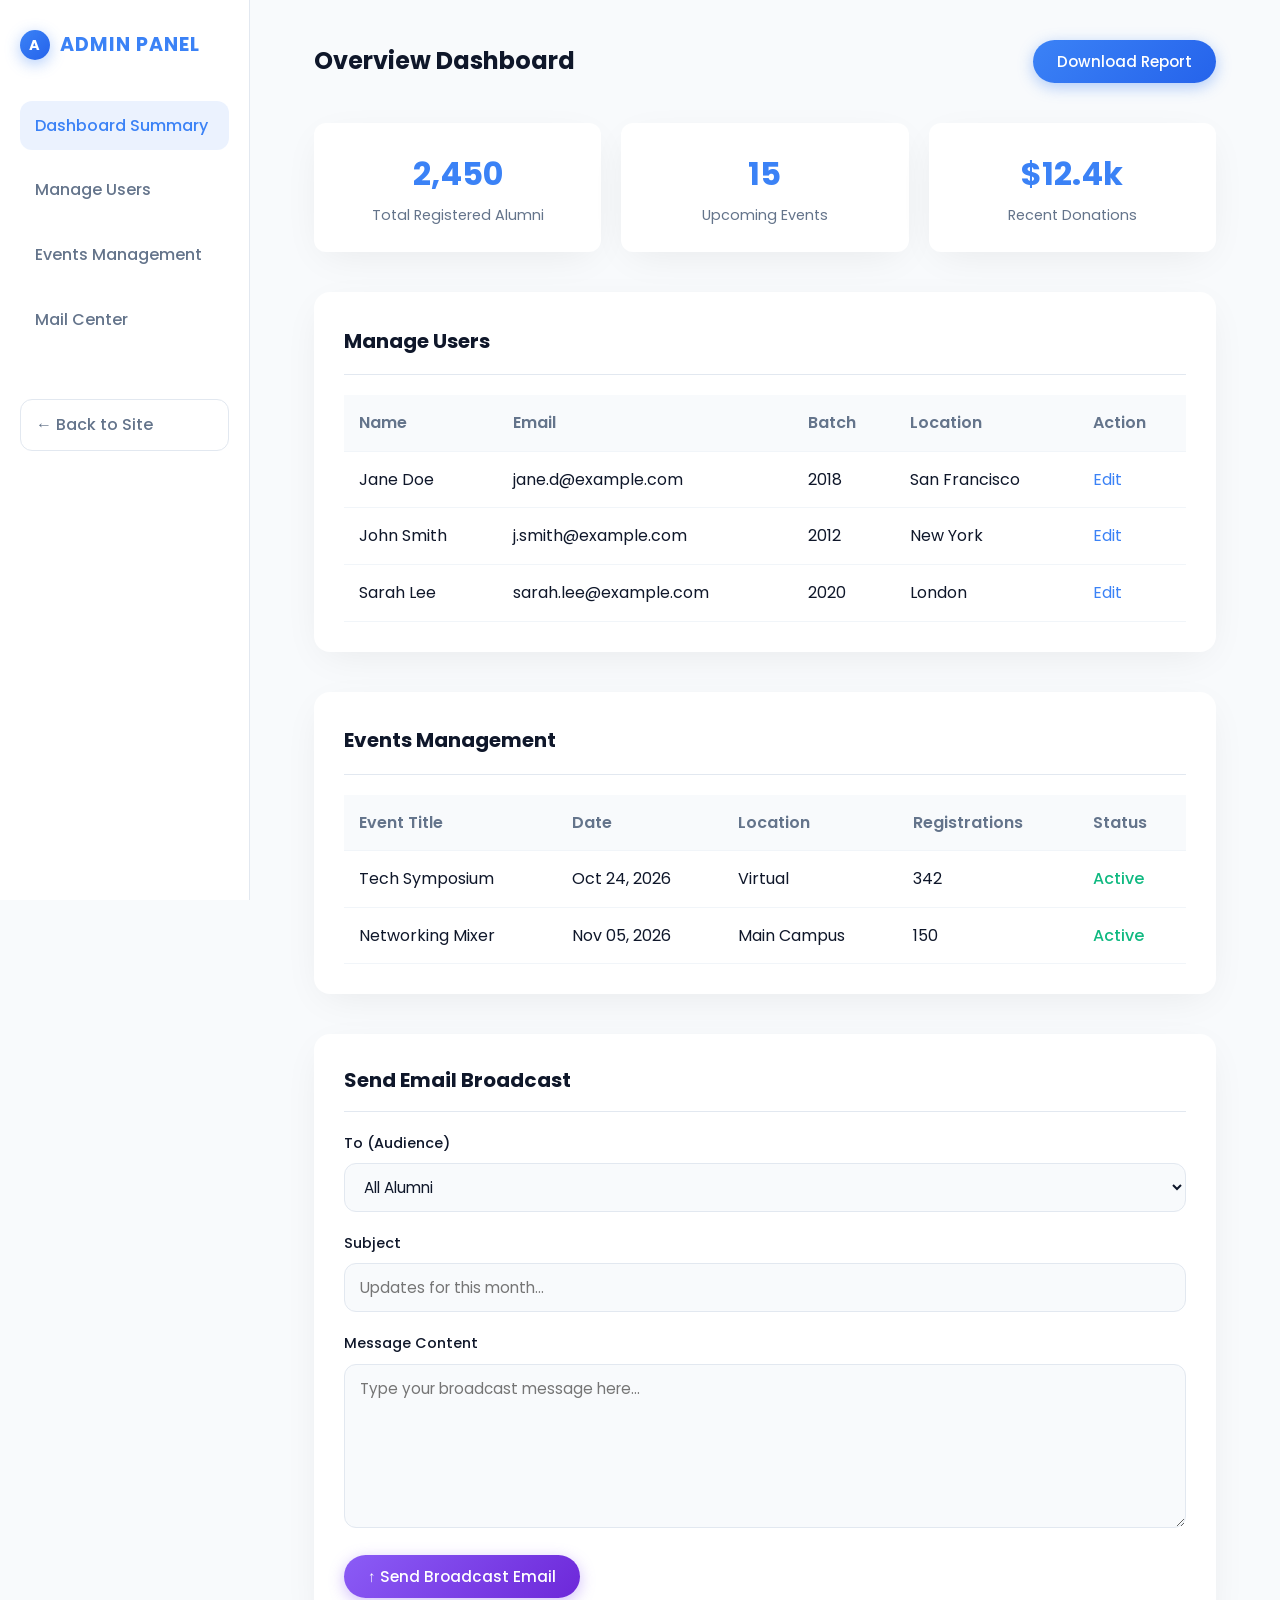
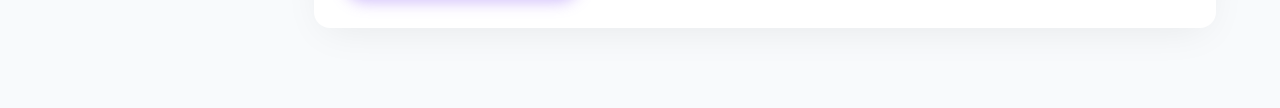
<file: admin.html>
<!DOCTYPE html>
<html lang="en">

<head>
    <meta charset="UTF-8">
    <meta name="viewport" content="width=device-width, initial-scale=1.0">
    <title>Admin Dashboard - Presentation HSS</title>
    <!-- Link to the main stylesheet -->
    <link rel="stylesheet" href="style.css">
    <style>
        /* Small overrides for admin only */
        body {
            background-color: var(--bg-light);
        }
    </style>
</head>

<body>

    <div class="admin-layout">

        <!-- Sidebar -->
        <aside class="admin-sidebar" id="sidebar">
            <div class="nav-brand">
                <div class="logo-placeholder" style="width: 30px; height: 30px; font-size: 0.9rem;">A</div>
                Admin Panel
            </div>
            <nav class="sidebar-menu">
                <a href="#dashboard" class="active">Dashboard Summary</a>
                <a href="#users">Manage Users</a>
                <a href="#events-mgmt">Events Management</a>
                <a href="#mail-center">Mail Center</a>
                <a href="index.html" style="margin-top: 40px; border: 1px solid #e2e8f0;">&larr; Back to Site</a>
            </nav>
        </aside>

        <!-- Main Content -->
        <main class="admin-main">
            <div class="admin-header">
                <h2>Overview Dashboard</h2>
                <button class="btn btn-primary">Download Report</button>
            </div>

            <!-- Stats -->
            <div class="stats-grid" id="dashboard">
                <div class="stat-card">
                    <h3>2,450</h3>
                    <p>Total Registered Alumni</p>
                </div>
                <div class="stat-card">
                    <h3>15</h3>
                    <p>Upcoming Events</p>
                </div>
                <div class="stat-card">
                    <h3>$12.4k</h3>
                    <p>Recent Donations</p>
                </div>
            </div>

            <!-- Manage Users & Add User -->
            <div class="admin-card" id="users">
                <div class="admin-card-header">
                    <h3 style="font-size: 1.25rem;">Manage Users</h3>
                    <!-- Triggers inline visual update -->
                    <button class="btn btn-outline" style="padding: 5px 15px;"
                        onclick="document.getElementById('addUserForm').style.display = 'block';">Add New User</button>
                </div>

                <!-- Hidden Add User Form within table card -->
                <div id="addUserForm"
                    style="display: none; background: #f8fafc; padding: 20px; border-radius: var(--radius-md); margin-bottom: 20px; border: 1px dashed var(--primary);">
                    <h4 style="margin-bottom: 15px;">Add User Form</h4>
                    <form
                        onsubmit="event.preventDefault(); alert('User Added to Database (UI Only)'); this.reset(); document.getElementById('addUserForm').style.display = 'none';">
                        <div style="display: grid; grid-template-columns: 1fr 1fr; gap: 15px;">
                            <div class="form-group"><input type="text" placeholder="Name" required></div>
                            <div class="form-group"><input type="email" placeholder="Email" required></div>
                            <div class="form-group"><input type="text" placeholder="Batch" required></div>
                        </div>
                        <button type="submit" class="btn btn-primary" style="padding: 5px 15px;">Save User</button>
                        <button type="button" class="btn btn-outline"
                            style="padding: 5px 15px; border-color: #ccc; color: #555;"
                            onclick="document.getElementById('addUserForm').style.display = 'none';">Cancel</button>
                    </form>
                </div>

                <div class="table-responsive">
                    <table>
                        <thead>
                            <tr>
                                <th>Name</th>
                                <th>Email</th>
                                <th>Batch</th>
                                <th>Location</th>
                                <th>Action</th>
                            </tr>
                        </thead>
                        <tbody>
                            <tr>
                                <td>Jane Doe</td>
                                <td>jane.d@example.com</td>
                                <td>2018</td>
                                <td>San Francisco</td>
                                <td><a href="#" style="color: var(--primary);">Edit</a></td>
                            </tr>
                            <tr>
                                <td>John Smith</td>
                                <td>j.smith@example.com</td>
                                <td>2012</td>
                                <td>New York</td>
                                <td><a href="#" style="color: var(--primary);">Edit</a></td>
                            </tr>
                            <tr>
                                <td>Sarah Lee</td>
                                <td>sarah.lee@example.com</td>
                                <td>2020</td>
                                <td>London</td>
                                <td><a href="#" style="color: var(--primary);">Edit</a></td>
                            </tr>
                        </tbody>
                    </table>
                </div>
            </div>

            <!-- Events Management -->
            <div class="admin-card" id="events-mgmt">
                <div class="admin-card-header">
                    <h3 style="font-size: 1.25rem;">Events Management</h3>
                    <button class="btn btn-outline" style="padding: 5px 15px;">Create Event</button>
                </div>
                <div class="table-responsive">
                    <table>
                        <thead>
                            <tr>
                                <th>Event Title</th>
                                <th>Date</th>
                                <th>Location</th>
                                <th>Registrations</th>
                                <th>Status</th>
                            </tr>
                        </thead>
                        <tbody>
                            <tr>
                                <td>Tech Symposium</td>
                                <td>Oct 24, 2026</td>
                                <td>Virtual</td>
                                <td>342</td>
                                <td><span style="color: #10b981; font-weight: 500;">Active</span></td>
                            </tr>
                            <tr>
                                <td>Networking Mixer</td>
                                <td>Nov 05, 2026</td>
                                <td>Main Campus</td>
                                <td>150</td>
                                <td><span style="color: #10b981; font-weight: 500;">Active</span></td>
                            </tr>
                        </tbody>
                    </table>
                </div>
            </div>

            <!-- Mail Center -->
            <div class="admin-card" id="mail-center">
                <div class="admin-card-header">
                    <h3 style="font-size: 1.25rem;">Send Email Broadcast</h3>
                </div>
                <form
                    onsubmit="event.preventDefault(); alert('Emails queued for sending (UI Simulator)'); this.reset();">
                    <div class="form-group">
                        <label>To (Audience)</label>
                        <select required>
                            <option value="all">All Alumni</option>
                            <option value="2018">Batch 2018</option>
                            <option value="donors">Donors Only</option>
                        </select>
                    </div>
                    <div class="form-group">
                        <label>Subject</label>
                        <input type="text" placeholder="Updates for this month..." required>
                    </div>
                    <div class="form-group">
                        <label>Message Content</label>
                        <textarea rows="6" placeholder="Type your broadcast message here..." required></textarea>
                    </div>
                    <!-- Send Email Button (UI only) -->
                    <button type="submit" class="btn btn-primary"
                        style="background: linear-gradient(135deg, #8b5cf6, #6d28d9); box-shadow: 0 4px 15px rgba(139, 92, 246, 0.4); border: none;">
                        &uarr; Send Broadcast Email
                    </button>
                </form>
            </div>

        </main>
    </div>

</body>

</html>
</file>
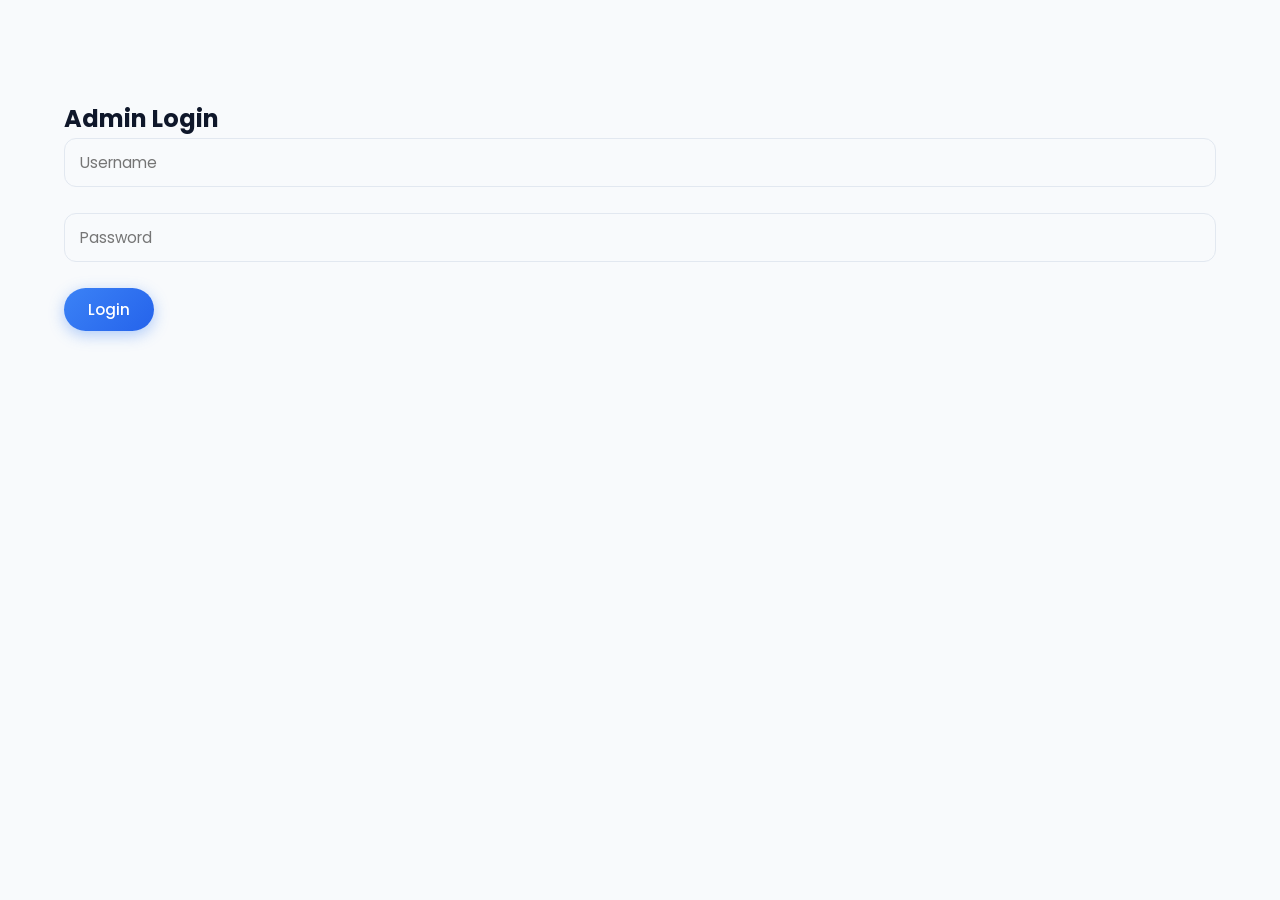
<file: login.html>
<!DOCTYPE html>
<html lang="en">

<head>
    <meta charset="UTF-8">
    <meta name="viewport" content="width=device-width, initial-scale=1.0">
    <title>PREAM Alumni Network</title>
    <meta name="description"
        content="Welcome to the Presentation HSS Alumni Network. Connect, attend events, and grow our community.">
    <!-- SEO and CSS -->
    <link rel="stylesheet" href="style.css">
</head>

<body>
    <section class="section">
        <h2>Admin Login</h2>

        <form onsubmit="window.location.href='admin.html'; return false;">
            <input type="text" placeholder="Username" required><br><br>
            <input type="password" placeholder="Password" required><br><br>
            <button class="btn btn-primary">Login</button>
        </form>
    </section>

</body>

</html>
</file>
<file: style.css>
/* =========================================================================
   Presentation HSS Alumni Network Theme
   Author: Presentation HSS AI
   Description: A modern, clean, floating design with soft shadows and glassmorphism.
   ========================================================================= */

@import url('https://fonts.googleapis.com/css2?family=Poppins:wght@300;400;500;600;700&display=swap');

:root {
    /* Color Palette */
    --primary: #3b82f6;
    /* Soft Blue */
    --primary-hover: #2563eb;
    --primary-glow: rgba(59, 130, 246, 0.4);

    --bg-light: #f8fafc;
    /* Light grey/blue background */
    --bg-white: #ffffff;

    --text-main: #0f172a;
    /* Dark slate for text */
    --text-muted: #64748b;

    /* Glassmorphism */
    --glass-bg: rgba(255, 255, 255, 0.7);
    --glass-border: 1px solid rgba(255, 255, 255, 0.5);
    --glass-shadow: 0 4px 30px rgba(0, 0, 0, 0.05);

    /* Shadows - "Presentation HSS" feeling */
    --shadow-soft: 0 10px 40px -10px rgba(0, 0, 0, 0.08);
    --shadow-hover: 0 20px 40px -10px rgba(59, 130, 246, 0.25);

    /* Variables */
    --radius-lg: 16px;
    --radius-md: 12px;
    --transition: all 0.3s cubic-bezier(0.25, 0.8, 0.25, 1);
}

/* Base Styles */
* {
    margin: 0;
    padding: 0;
    box-sizing: border-box;
}

html {
    scroll-behavior: smooth;
    font-family: 'Poppins', sans-serif;
    color: var(--text-main);
    background-color: var(--bg-light);
}

body {
    overflow-x: hidden;
    line-height: 1.6;
}

a {
    text-decoration: none;
    color: inherit;
}

ul {
    list-style: none;
}

img {
    max-width: 100%;
    display: block;
}

/* ================= Navbar (Glassmorphism Sticky) ================= */
.navbar {
    position: fixed;
    top: 0;
    width: 100%;
    z-index: 1000;
    padding: 20px 5%;
    display: flex;
    justify-content: space-between;
    align-items: center;
    transition: var(--transition);
}

/* When scrolled, apply stronger glassmorphism */
.navbar.scrolled {
    background: var(--glass-bg);
    backdrop-filter: blur(12px);
    -webkit-backdrop-filter: blur(12px);
    border-bottom: var(--glass-border);
    box-shadow: var(--glass-shadow);
    padding: 15px 5%;
}

.navbar.scrolled .nav-links a {
    color: var(--text-main);
}

.navbar.scrolled .btn-outline {
    border: 2px solid var(--primary);
    color: var(--primary);
}

.navbar.scrolled .btn-outline:hover {
    background: var(--primary);
    color: white;
}

.nav-links a {
    color: var(--text-main);
}

.nav-brand {
    display: flex;
    align-items: center;
    gap: 10px;
    font-weight: 700;
    font-size: 1.5rem;
    color: var(--primary);
    text-transform: uppercase;
    letter-spacing: 1px;
}

.logo-placeholder {
    width: 40px;
    height: 40px;
    background: linear-gradient(135deg, var(--primary), var(--primary-hover));
    border-radius: 50%;
    display: flex;
    align-items: center;
    justify-content: center;
    color: white;
    font-weight: bold;
    font-size: 1.2rem;
    box-shadow: 0 4px 15px var(--primary-glow);
}

.nav-links {
    display: flex;
    gap: 30px;
    align-items: center;
}

.nav-links a {
    font-weight: 500;
    font-size: 0.95rem;
    color: var(--text-main);
    position: relative;
    transition: color 0.3s;
}

.nav-links a:not(.btn):hover {
    color: var(--primary);
}

/* Mobile Menu Toggle */
.mobile-toggle {
    display: none;
    font-size: 1.5rem;
    cursor: pointer;
}

/* ================= Buttons ================= */
.btn {
    display: inline-block;
    padding: 10px 24px;
    border-radius: 50px;
    font-weight: 500;
    cursor: pointer;
    transition: var(--transition);
    border: none;
    outline: none;
    font-family: 'Poppins', sans-serif;
    font-size: 0.95rem;
}

.btn-primary {
    background: linear-gradient(135deg, var(--primary), var(--primary-hover));
    color: white;
    box-shadow: 0 4px 15px var(--primary-glow);
}

.btn-primary:hover {
    transform: translateY(-3px);
    box-shadow: 0 8px 25px var(--primary-glow);
    color: white;
    /* Ensure text stays white */
}

.btn-outline {
    background: transparent;
    border: 2px solid white;
    color: white;
}

.btn-outline:hover {
    background: white;
    color: #0f172a;
    transform: translateY(-3px);
    box-shadow: 0 8px 25px var(--primary-glow);
}

/* ================= Hero Section ================= */
.hero {
    height: 100vh;
    display: flex;
    align-items: center;
    justify-content: center;
    position: relative;
    /* User instruction placeholder area for hero bg */
    background: linear-gradient(to bottom, rgba(15, 23, 42, 0.6), rgba(15, 23, 42, 0.8)),
        url('https://presentationhss.org/wp-content/uploads/2020/01/homepage.jpg') center/cover no-repeat;
    color: white;
    text-align: center;
    padding: 0 20px;
}

.hero-content {
    max-width: 800px;
    z-index: 1;
    animation: fadeInUp 1s ease forwards;
}

.hero h1 {
    font-size: 4rem;
    margin-bottom: 20px;
    font-weight: 700;
    line-height: 1.2;
}

.hero p {
    font-size: 1.2rem;
    margin-bottom: 40px;
    color: #e2e8f0;
}

.hero-buttons {
    display: flex;
    justify-content: center;
    gap: 20px;
}

/* ================= Layout & Typography ================= */
.section {
    padding: 100px 5%;
}

.section-header {
    text-align: center;
    margin-bottom: 60px;
}

.section-header h2 {
    font-size: 2.5rem;
    color: var(--text-main);
    margin-bottom: 15px;
    position: relative;
    display: inline-block;
}

.section-header h2::after {
    content: '';
    position: absolute;
    bottom: -10px;
    left: 50%;
    transform: translateX(-50%);
    width: 50px;
    height: 3px;
    background: var(--primary);
    border-radius: 2px;
}

.section-header p {
    color: var(--text-muted);
}

/* ================= Cards ("Presentation HSS" Effect) ================= */
.grid {
    display: grid;
    grid-template-columns: repeat(auto-fit, minmax(300px, 1fr));
    gap: 30px;
    max-width: 1200px;
    margin: 0 auto;
}

.card {
    background: var(--bg-white);
    border-radius: var(--radius-lg);
    padding: 30px;
    box-shadow: var(--shadow-soft);
    border: 1px solid rgba(0, 0, 0, 0.02);
    transition: var(--transition);
    position: relative;
    overflow: hidden;
}

.card:hover {
    transform: translateY(-8px);
    box-shadow: var(--shadow-hover);
}

.card-img-wrapper {
    margin: -30px -30px 20px -30px;
    /* Pull to edges */
    height: 200px;
    overflow: hidden;
}

.card-img-wrapper img {
    width: 100%;
    height: 100%;
    object-fit: cover;
    transition: transform 0.5s ease;
}

.card:hover .card-img-wrapper img {
    transform: scale(1.05);
}

.card-title {
    font-size: 1.25rem;
    margin-bottom: 10px;
    color: var(--text-main);
}

.card-text {
    color: var(--text-muted);
    font-size: 0.95rem;
    margin-bottom: 20px;
}

.event-meta {
    display: flex;
    gap: 15px;
    font-size: 0.85rem;
    color: var(--primary);
    margin-bottom: 15px;
    font-weight: 500;
}

/* ================= About Section ================= */
.about-grid {
    display: grid;
    grid-template-columns: 1fr 1fr;
    gap: 50px;
    align-items: center;
    max-width: 1200px;
    margin: 0 auto;
}

.about-img {
    border-radius: var(--radius-lg);
    box-shadow: var(--shadow-soft);
    position: relative;
    z-index: 1;
}

.about-img::before {
    content: '';
    position: absolute;
    top: -20px;
    left: -20px;
    width: 100%;
    height: 100%;
    border: 3px solid var(--primary);
    border-radius: var(--radius-lg);
    z-index: -1;
}

/* ================= Forms & Inputs ================= */
.form-group {
    margin-bottom: 20px;
    text-align: left;
}

.form-group label {
    display: block;
    font-weight: 500;
    margin-bottom: 8px;
    color: var(--text-main);
    font-size: 0.9rem;
}

form input,
form textarea,
form select {
    width: 100%;
    padding: 12px 15px;
    border: 1px solid #e2e8f0;
    border-radius: var(--radius-md);
    background: #f8fafc;
    font-family: inherit;
    font-size: 0.95rem;
    color: var(--text-main);
    transition: var(--transition);
}

form input:focus,
form textarea:focus,
form select:focus {
    outline: none;
    border-color: var(--primary);
    background: white;
    box-shadow: 0 0 0 4px rgba(59, 130, 246, 0.1);
}

/* ================= Contact Section ================= */
.contact-container {
    max-width: 700px;
    margin: 0 auto;
    background: var(--bg-white);
    padding: 40px;
    border-radius: var(--radius-lg);
    box-shadow: var(--shadow-soft);
}

/* ================= Modals (Glassmorphism) ================= */
.modal-backdrop {
    position: fixed;
    top: 0;
    left: 0;
    width: 100vw;
    height: 100vh;
    background: rgba(15, 23, 42, 0.4);
    backdrop-filter: blur(8px);
    -webkit-backdrop-filter: blur(8px);
    z-index: 2000;
    display: flex;
    justify-content: center;
    align-items: center;
    opacity: 0;
    visibility: hidden;
    transition: var(--transition);
}

.modal-backdrop.active {
    opacity: 1;
    visibility: visible;
}

.modal-content {
    background: var(--bg-white);
    width: 90%;
    max-width: 500px;
    padding: 40px;
    border-radius: var(--radius-lg);
    box-shadow: 0 25px 50px -12px rgba(0, 0, 0, 0.25);
    position: relative;
    transform: translateY(20px) scale(0.95);
    transition: var(--transition);
    max-height: 90vh;
    overflow-y: auto;
}

.modal-backdrop.active .modal-content {
    transform: translateY(0) scale(1);
}

.modal-close {
    position: absolute;
    top: 20px;
    right: 20px;
    font-size: 1.5rem;
    cursor: pointer;
    color: var(--text-muted);
    transition: color 0.3s;
}

.modal-close:hover {
    color: var(--primary);
}

.modal-title {
    font-size: 1.5rem;
    margin-bottom: 25px;
    padding-right: 20px;
}

/* ================= Footer ================= */
footer {
    background: var(--text-main);
    color: white;
    padding: 60px 5% 30px;
    text-align: center;
}

.footer-social {
    display: flex;
    justify-content: center;
    gap: 20px;
    margin: 20px 0;
}

.footer-social a {
    width: 40px;
    height: 40px;
    background: rgba(255, 255, 255, 0.1);
    border-radius: 50%;
    display: flex;
    align-items: center;
    justify-content: center;
    transition: var(--transition);
}

.footer-social a:hover {
    background: var(--primary);
    transform: translateY(-3px);
}

.footer-bottom {
    margin-top: 40px;
    padding-top: 20px;
    border-top: 1px solid rgba(255, 255, 255, 0.1);
    font-size: 0.9rem;
    color: #cbd5e1;
}

/* ================= Admin Styles ================= */
.admin-layout {
    display: flex;
    min-height: 100vh;
    background: var(--bg-light);
}

.admin-sidebar {
    width: 250px;
    background: var(--bg-white);
    padding: 30px 20px;
    border-right: 1px solid #e2e8f0;
    position: fixed;
    height: 100vh;
}

.admin-sidebar .nav-brand {
    margin-bottom: 40px;
    font-size: 1.2rem;
}

.sidebar-menu {
    display: flex;
    flex-direction: column;
    gap: 15px;
}

.sidebar-menu a {
    display: block;
    padding: 12px 15px;
    border-radius: var(--radius-md);
    color: var(--text-muted);
    transition: var(--transition);
    font-weight: 500;
}

.sidebar-menu a:hover,
.sidebar-menu a.active {
    background: rgba(59, 130, 246, 0.1);
    color: var(--primary);
}

.admin-main {
    flex: 1;
    margin-left: 250px;
    /* clear sidebar */
    padding: 40px 5%;
}

.admin-header {
    display: flex;
    justify-content: space-between;
    align-items: center;
    margin-bottom: 40px;
}

/* Admin Dashboard Stats */
.stats-grid {
    display: grid;
    grid-template-columns: repeat(auto-fit, minmax(200px, 1fr));
    gap: 20px;
    margin-bottom: 40px;
}

.stat-card {
    background: var(--bg-white);
    padding: 25px;
    border-radius: var(--radius-md);
    box-shadow: var(--shadow-soft);
    text-align: center;
}

.stat-card h3 {
    font-size: 2rem;
    color: var(--primary);
    margin-bottom: 5px;
}

.stat-card p {
    color: var(--text-muted);
    font-size: 0.9rem;
}

/* Admin Tables */
.admin-card {
    background: var(--bg-white);
    border-radius: var(--radius-lg);
    padding: 30px;
    box-shadow: var(--shadow-soft);
    margin-bottom: 40px;
}

.admin-card-header {
    display: flex;
    justify-content: space-between;
    align-items: center;
    margin-bottom: 20px;
    padding-bottom: 15px;
    border-bottom: 1px solid #e2e8f0;
}

.table-responsive {
    overflow-x: auto;
}

table {
    width: 100%;
    border-collapse: collapse;
}

th,
td {
    padding: 15px;
    text-align: left;
    border-bottom: 1px solid #f1f5f9;
}

th {
    font-weight: 600;
    color: var(--text-muted);
    background: #f8fafc;
}

tr:hover td {
    background: #f8fafc;
}

/* ================= Animations ================= */
@keyframes fadeInUp {
    from {
        opacity: 0;
        transform: translateY(30px);
    }

    to {
        opacity: 1;
        transform: translateY(0);
    }
}

.fade-in-on-scroll {
    opacity: 0;
    transform: translateY(30px);
    transition: opacity 0.8s ease-out, transform 0.8s ease-out;
}

.fade-in-on-scroll.is-visible {
    opacity: 1;
    transform: translateY(0);
}

/* Floating Animation */
@keyframes float {
    0% {
        transform: translateY(0px);
    }

    50% {
        transform: translateY(-10px);
    }

    100% {
        transform: translateY(0px);
    }
}

.floating-element {
    animation: float 6s ease-in-out infinite;
}

/* ================= Responsive ================= */
@media (max-width: 991px) {
    .about-grid {
        grid-template-columns: 1fr;
    }

    .hero h1 {
        font-size: 3rem;
    }
}

@media (max-width: 768px) {
    .nav-links {
        display: none;
        /* simple hidden on mobile, real toggle needs JS + classes */
        position: absolute;
        top: 100%;
        left: 0;
        width: 100%;
        background: var(--bg-white);
        flex-direction: column;
        padding: 20px;
        box-shadow: var(--shadow-soft);
    }

    .nav-links.show {
        display: flex;
    }

    .mobile-toggle {
        display: block;
    }

    .hero h1 {
        font-size: 2.5rem;
    }

    .admin-sidebar {
        width: 100%;
        height: auto;
        position: relative;
        border-right: none;
        border-bottom: 1px solid #e2e8f0;
    }

    .admin-main {
        margin-left: 0;
    }
}

/* Default = dark text (for all pages) */
.nav-links a {
    color: rgb(107, 248, 7);
}

/* ONLY for homepage */
body.home .navbar:not(.scrolled) .nav-links a {
    color: white;
}

body.home .navbar:not(.scrolled) .btn-outline {
    border: 2px solid white;
    color: white;
}
</file>
